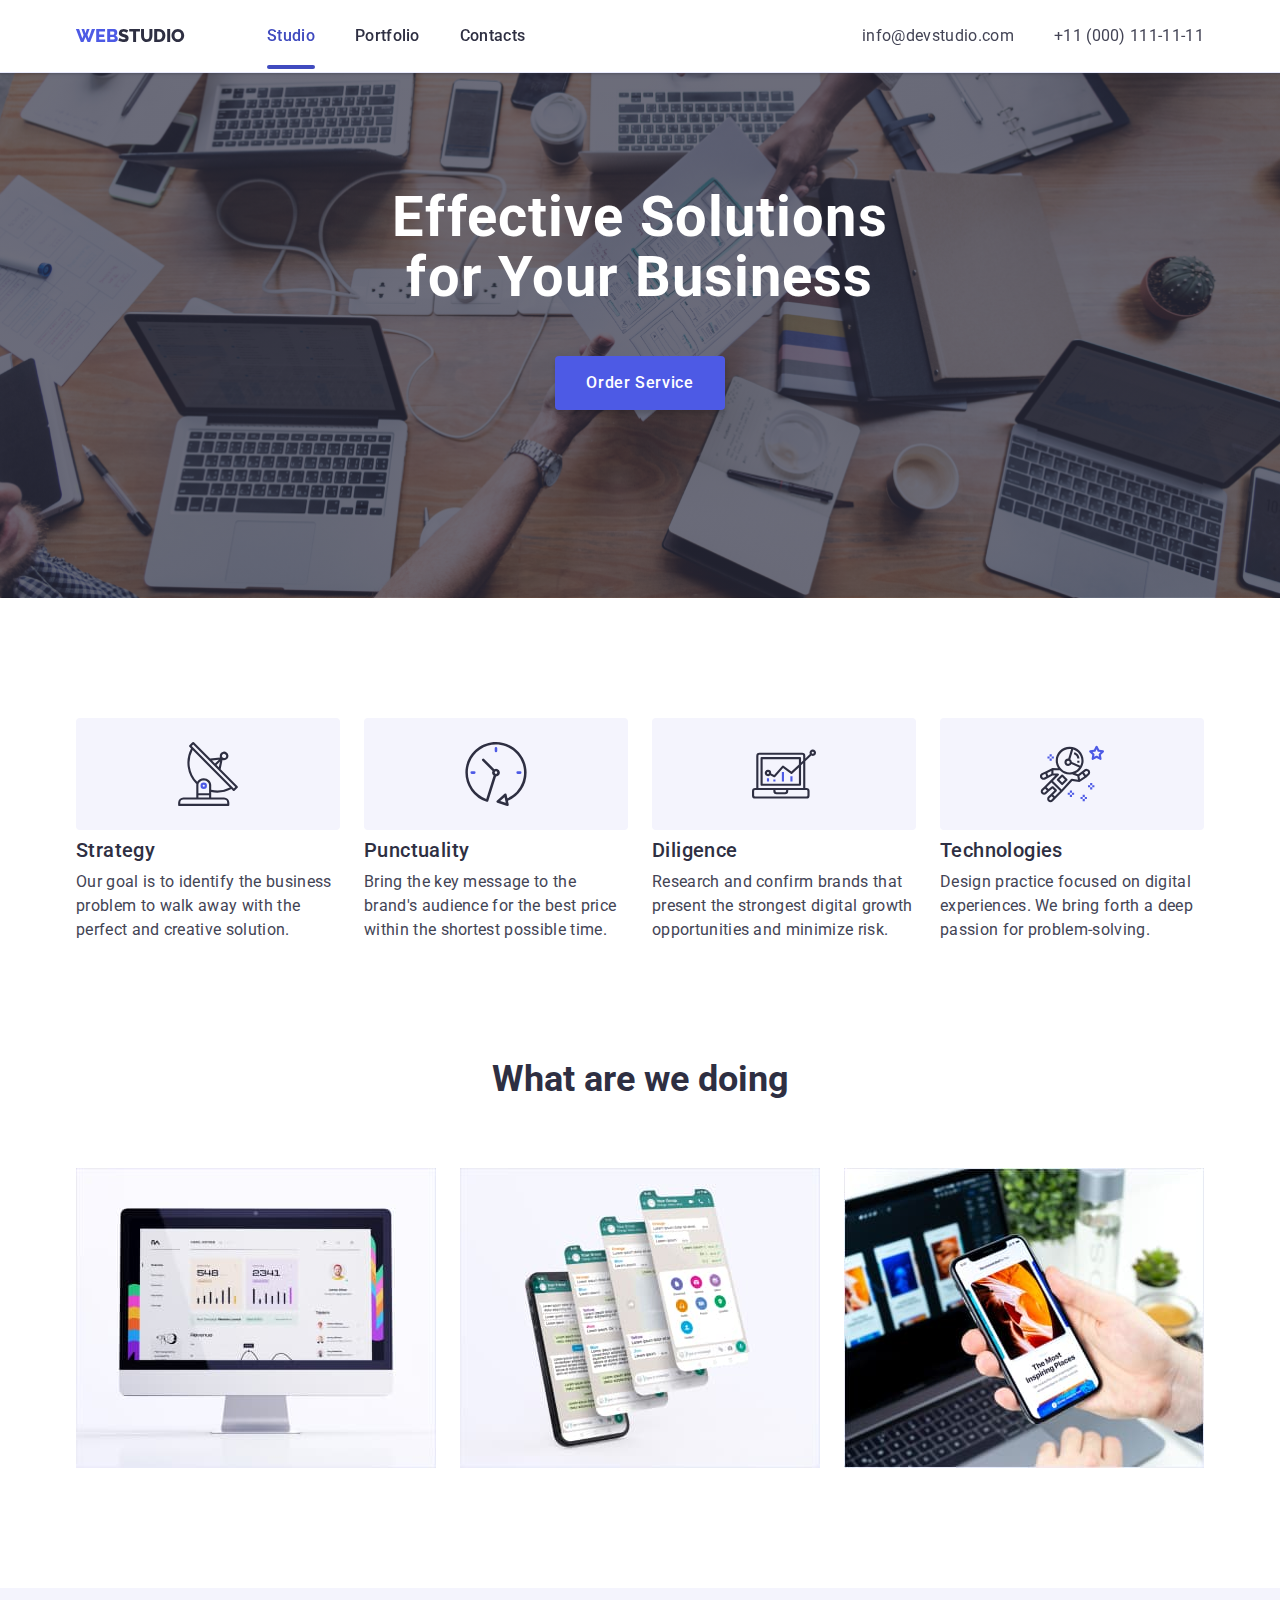
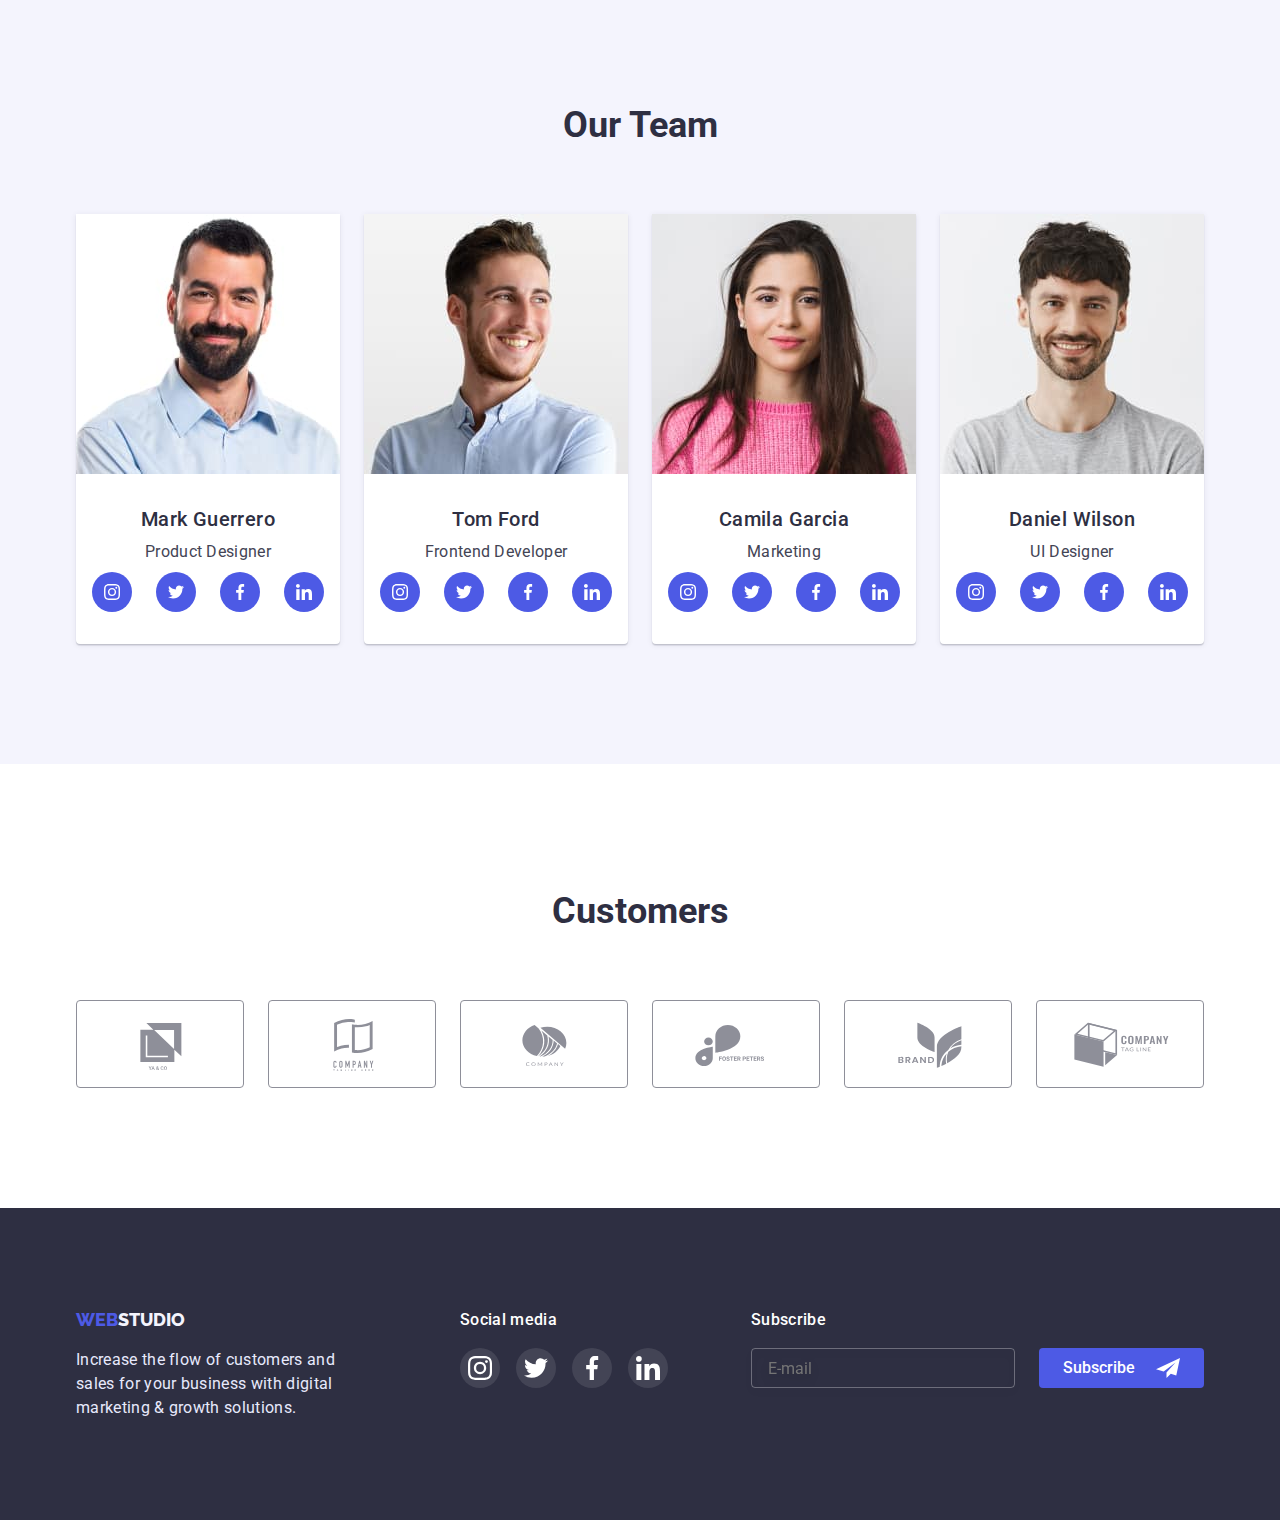
<file: index.html>
<!DOCTYPE html>
<html lang="en">
<head>
    <meta charset="UTF-8">
    <meta http-equiv="X-UA-Compatible" content="IE=edge">
    <meta name="viewport" content="width=device-width, initial-scale=1.0">
    <title>WEB STUDIO</title>
    <link rel="preconnect" href="https://fonts.googleapis.com">
    <link rel="preconnect" href="https://fonts.gstatic.com" crossorigin>
    <link href="https://fonts.googleapis.com/css2?family=Raleway:wght@800&family=Roboto:wght@400;500;700;900&display=swap" 
    rel="stylesheet">
    <!--modern-normalize -->
    <link rel="stylesheet" href="https://cdn.jsdelivr.net/npm/modern-normalize@1.1.0/modern-normalize.min.css">
    <link rel="stylesheet" href="./css/style.css">
</head>
<body class="body">
    <!--HEADER -->
    <header class="header">
        <div class="container header-conteiner">
          <!--Logo-->
            <a class="logotype link" href="./index.html">WEB<span class="logo-header">STUDIO</span> </a>
             <nav class="navigation">
              <!--Menu Nuv-->
                 <ul class="menu list">
                     <li class="menu-item link">
                         <a class="menu-link current" href="./index.html">Studio</a>
                     </li>
                     <li class="menu-item link">
                         <a class="menu-link " href="./portfolio.html">Portfolio</a> 
                      </li>
                      <li class="menu-item link">
                         <a class="menu-link" href="">Contacts</a>
                      </li>
                 </ul>
            </nav>
                  <!--Contacts-->
             <ul class=" list contacts">
                 <li class="contacts-item">
                     <a class="mail link" href="mailto:info@devstudio.com">info@devstudio.com </a>
                 </li>
                 <li class="contacts-item">
                     <a class="tel link" href="tel:+11(000)111-11-11">+11 (000) 111-11-11 </a>
                 </li>
             </ul>
        </div>
    </header>
    <main class="maine">
            <!--Hero section-->
            <section class="hero section">
                <div class="container div-hero">
                     <h1 class="motto">Effective Solutions for Your Business</h1>
                     <button class="button-hero" type="button" data-modal-open>Order Service</button>
                </div>
            </section>
          <!--Page 1-->
        <section class="information section">
            <div class="container">
              <!--Information-->
              <h2 class="title visually-hidden">Feature</h2>
              <ul class="list list-future">
                  <li class="future">
                    <div class="div-ft-ic">
                       <svg class="future-icons" width="64" height="64">
                         <use href="./images/icons.svg#icon-antenna"></use>
                       </svg>
                    </div>
                     <h3 class="quality title3">Strategy</h3>
                     <p class="text-future text">Our goal is to identify the business
                            problem to walk away with the perfect and creative solution. 
                     </p>
                  </li>
                  <li class="future ">
                    <div class="div-ft-ic">
                      <svg class="future-icons" width="64" height="64">
                        <use href="./images/icons.svg#icon-clock"></use>
                      </svg>
                   </div>
                     <h3 class="quality title3">Punctuality</h3>
                     <p class="text-future text">Bring the key message to the <br> brand's audience for the best 
                           price within the shortest possible time.
                     </p>
                  </li>
                 <li class="future">
                  <div class="div-ft-ic">
                    <svg class="future-icons" width="64" height="64">
                      <use href="./images/icons.svg#icon-diagram"></use>
                    </svg>
                 </div>
                     <h3 class="quality title3">Diligence</h3>
                     <p class="text-future text">Research and confirm brands that present the strongest
                           digital growth opportunities and minimize risk.
                     </p>
                 </li>
                 <li class="future">
                  <div class="div-ft-ic">
                    <svg class="future-icons" width="64" height="64">
                      <use href="./images/icons.svg#icon-astronaut"></use>
                    </svg>
                 </div>
                     <h3 class="quality title3">Technologies</h3>
                     <p class="text-future text">Design practice focused on digital experiences. We bring 
                          forth a deep passion for problem-solving.
                     </p>
                 </li>
              </ul>
            </div>
        </section>
        <section class="doing section">
            <div class="container">
             <!--What are we doing-->
              <h2 class="title title-do"> What are we doing</h2>
              <ul class="list-do list">
                 <li class="picture-list">
                      <img class="foto-title" src="./images/header/2.jpg" alt="graph on the computer"
                          width="360"
                          height="300">
                 </li>
                 <li class="picture-list">  
                     <img class="foto-title " src="./images/header/rectangle71.jpg" alt="phone"
                          width="360"
                          height="300">
                 </li>
                 <li class="picture-list">
                     <img class="foto-title" src="./images/header/rectangle72.jpg" alt="reflection"
                          width="360"
                          height="300">
                 </li>
               </ul>
            </div>
        </section>
         <!--Our Team-->
        <section class="our-team section" >
            <div class="container">
             <h2 class="our title">Our Team</h2>
                 <ul class="team list">
                     <li class="team-list">
                          <img class="avatar" src="./images/our_team/img.jpg" 
                          alt="Mark Guerrero"
                          width="264"
                          height="260">
                          <div class="text-card">
                                <h3 class="name title3">Mark Guerrero</h3>
                                <p class="position text">Product Designer</p>
                                 <ul class="social-list list">
                                     <li class="social">
                                         <a class="social-link link" 
                                           href=""
                                           aria-label="Instagram"
                                           target="_blank"
                                           rel="noopener noreferrer">
                                           <svg class="social-icons" width="16" height="16">
                                             <use href="./images/icons.svg#icon-instagram"></use>
                                           </svg>
                                         </a>
                                      </li>
                                      <li class="social">
                                        <a class="social-link link" 
                                          href=""
                                          aria-label="Twitter"
                                          target="_blank"
                                          rel="noopener noreferrer">
                                          <svg class="social-icons" width="16" height="16">
                                            <use href="./images/icons.svg#icon-twitter"></use>
                                          </svg>
                                        </a>
                                     </li>
                                     <li class="social">
                                        <a class="social-link link" 
                                          href=""
                                          aria-label="Facebook"
                                          target="_blank"
                                          rel="noopener noreferrer">
                                          <svg class="social-icons" width="16" height="16">
                                            <use href="./images/icons.svg#icon-facebook"></use>
                                          </svg>
                                        </a>
                                     </li>
                                     <li class="social">
                                        <a class="social-link link" 
                                          href=""
                                          aria-label="Linkedin"
                                          target="_blank"
                                        rel="noopener noreferrer">
                                          <svg class="social-icons" width="16" height="16">
                                            <use href="./images/icons.svg#icon-linkedin"></use>
                                          </svg>
                                        </a>
                                     </li>
                                 </ul>
                            </div>
                      </li>
                      <li class="team-list">
                             <img class="avatar" src="./images/our_team/img1.jpg" 
                             alt="Tom Ford"
                             width="264"
                             height="260">
                              <div class="text-card">
                                    <h3 class="name title3">Tom Ford</h3>
                                    <p class="position text">Frontend Developer</p>
                                    <ul class="social-list list">
                                        <li class="social">
                                            <a class="social-link link" 
                                              href=""
                                              aria-label="Instagram"
                                              target="_blank"
                                              rel="noopener noreferrer">
                                              <svg class="social-icons" width="16" height="16">
                                                <use href="./images/icons.svg#icon-instagram"></use>
                                              </svg>
                                            </a>
                                         </li>
                                         <li class="social">
                                           <a class="social-link link" 
                                             href=""
                                             aria-label="Twitter"
                                             target="_blank"
                                             rel="noopener noreferrer">
                                             <svg class="social-icons" width="16" height="16">
                                               <use href="./images/icons.svg#icon-twitter"></use>
                                             </svg>
                                           </a>
                                        </li>
                                        <li class="social">
                                           <a class="social-link link" 
                                             href=""
                                             aria-label="Facebook"
                                             target="_blank"
                                             rel="noopener noreferrer">
                                             <svg class="social-icons" width="16" height="16">
                                               <use href="./images/icons.svg#icon-facebook"></use>
                                             </svg>
                                           </a>
                                        </li>
                                        <li class="social">
                                           <a class="social-link link" 
                                             href=""
                                             aria-label="Linkedin"
                                             target="_blank"
                                             rel="noopener noreferrer">
                                             <svg class="social-icons" width="16" height="16">
                                               <use href="./images/icons.svg#icon-linkedin"></use>
                                             </svg>
                                           </a>
                                        </li>
                                    </ul>
                                </div>
                        </li>
                        <li class="team-list">
                             <img class="avatar" src="./images/our_team/img2.jpg" 
                             alt="Camila Garcia"
                             width="264"
                             height="260">
                            <div class="text-card">
                                <h3 class="name title3">Camila Garcia</h3>
                                <p class="position text">Marketing</p>
                                <ul class="social-list list">
                                    <li class="social">
                                        <a class="social-link link" 
                                          href=""
                                          aria-label="Instagram"
                                          target="_blank"
                                          rel="noopener noreferrer">
                                          <svg class="social-icons" width="16" height="16">
                                            <use href="./images/icons.svg#icon-instagram"></use>
                                          </svg>
                                        </a>
                                     </li>
                                     <li class="social">
                                       <a class="social-link link" 
                                          href=""
                                          aria-label="Twitter"
                                          target="_blank"
                                          rel="noopener noreferrer">
                                         <svg class="social-icons" width="16" height="16">
                                           <use href="./images/icons.svg#icon-twitter"></use>
                                         </svg>
                                       </a>
                                    </li>
                                    <li class="social">
                                       <a class="social-link link" 
                                          href=""
                                         aria-label="Facebook"
                                         target="_blank"
                                         rel="noopener noreferrer">
                                         <svg class="social-icons" width="16" height="16">
                                           <use href="./images/icons.svg#icon-facebook"></use>
                                         </svg>
                                       </a>
                                    </li>
                                    <li class="social">
                                       <a class="social-link link" 
                                         href=""
                                         aria-label="Linkedin"
                                         target="_blank"
                                         rel="noopener noreferrer">
                                         <svg class="social-icons" width="16" height="16">
                                           <use href="./images/icons.svg#icon-linkedin"></use>
                                         </svg>
                                       </a>
                                    </li>
                                </ul>
                            </div>
                        </li>
                        <li class="team-list">
                             <img class="avatar" src="./images/our_team/k.jpg" 
                             alt="Daniel Wilson"
                             width="264"
                            height="260">
                            <div class="text-card">
                                <h3 class="name title3">Daniel Wilson</h3>
                                <p class="position text">UI Designer</p>
                                <ul class="social-list list">
                                    <li class="social">
                                        <a class="social-link link" 
                                         href=""
                                         aria-label="Instagram"
                                         target="_blank"
                                         rel="noopener noreferrer">
                                          <svg class="social-icons" width="16" height="16">
                                            <use href="./images/icons.svg#icon-instagram"></use>
                                          </svg>
                                        </a>
                                     </li>
                                     <li class="social">
                                       <a class="social-link link" 
                                         href=""
                                         aria-label="Twitter"
                                         target="_blank"
                                         rel="noopener noreferrer">
                                         <svg class="social-icons" width="16" height="16">
                                           <use href="./images/icons.svg#icon-twitter"></use>
                                         </svg>
                                       </a>
                                    </li>
                                    <li class="social">
                                       <a class="social-link link" 
                                         href=""
                                         aria-label="Facebook"
                                         target="_blank"
                                         rel="noopener noreferrer">
                                         <svg class="social-icons" width="16" height="16">
                                           <use href="./images/icons.svg#icon-facebook"></use>
                                         </svg>
                                       </a>
                                    </li>
                                    <li class="social">
                                       <a class="social-link link" 
                                         href=""
                                         aria-label="Linkedin"
                                         target="_blank"
                                         rel="noopener noreferrer">
                                         <svg class="social-icons" width="16" height="16">
                                           <use href="./images/icons.svg#icon-linkedin"></use>
                                         </svg>
                                       </a>
                                    </li>
                                </ul>
                             </div>
                        </li>
                 </ul>
            </div>
         </section>
          <!--CUSTOMERS-->
          <section class="section cust-sec">
              <div class="container cust-cont">
                 <h2 class="title t-cust">Customers</h2>
                 <ul class="custumer-list list">
                  <li class="custumers">
                    <a class="cust-link link" 
                      href=""
                      aria-label="Logo"
                      target="_blank"
                      rel="noopener noreferrer">
                        <svg class="cust-icons" width="104" height="56">
                           <use href="./images/icons.svg#icon-Logo"></use>
                         </svg>
                     </a>
                  </li>
                  <li class="custumers">
                    <a class="cust-link link" 
                      href=""
                      aria-label="Logo-1"
                      target="_blank"
                      rel="noopener noreferrer">
                        <svg class="cust-icons" width="104" height="56">
                           <use href="./images/icons.svg#icon-Logo-1"></use>
                         </svg>
                     </a>
                  </li>
                  <li class="custumers">
                    <a class="cust-link link" 
                      href=""
                      aria-label="Logo-2"
                      target="_blank"
                      rel="noopener noreferrer">
                        <svg class="cust-icons" width="104" height="56">
                           <use href="./images/icons.svg#icon-Logo-2"></use>
                         </svg>
                     </a>
                  </li>
                  <li class="custumers">
                    <a class="cust-link link" 
                      href=""
                      aria-label="Logo-3"
                      target="_blank"
                      rel="noopener noreferrer">
                        <svg class="cust-icons" width="104" height="56">
                           <use href="./images/icons.svg#icon-Logo-3"></use>
                         </svg>
                     </a>
                  </li>
                  <li class="custumers">
                    <a class="cust-link link" 
                      href=""
                      aria-label="Logo-4"
                      target="_blank"
                      rel="noopener noreferrer">
                        <svg class="cust-icons" width="104" height="56">
                           <use href="./images/icons.svg#icon-Logo-4"></use>
                         </svg>
                     </a>
                  </li>
                  <li class="custumers">
                    <a class="cust-link link" 
                      href=""
                      aria-label="Logo-5"
                      target="_blank"
                      rel="noopener noreferrer">
                        <svg class="cust-icons" width="104" height="56">
                           <use href="./images/icons.svg#icon-Logo-5"></use>
                         </svg>
                     </a>
                  </li>
                 </ul>
              </div>
          </section>
    </main>
    <footer class="footer">
      <div class="container div-footer">
        <div class="div-logo">
            <a class="logotype link link-footer" href="./index.html">WEB<span class="logo-footer">STUDIO</span> </a>
            <p class="details text">Increase the flow of customers and sales for your business with digital marketing & growth solutions.
            </p>
        </div>
        <div class="div-soc">
          <p class="text text-soc">Social media</p>
          <ul class="list footer-list">
             <li>
              <a class="footer-link link" 
                      href=""
                      aria-label="Instagram"
                      target="_blank"
                      rel="noopener noreferrer">
                        <svg class="footer-icons" width="24" height="24">
                           <use href="./images/icons.svg#icon-instagram"></use>
                         </svg>
                     </a>
             </li>
             <li>
              <a class="footer-link link" 
                      href=""
                      aria-label="Twitter"
                      target="_blank"
                      rel="noopener noreferrer">
                        <svg class="footer-icons" width="24" height="24">
                           <use href="./images/icons.svg#icon-twitter"></use>
                         </svg>
                     </a>
             </li>
             <li>
              <a class="footer-link link" 
                      href=""
                      aria-label="Facebook"
                      target="_blank"
                      rel="noopener noreferrer">
                        <svg class="footer-icons" width="24" height="24">
                           <use href="./images/icons.svg#icon-facebook"></use>
                         </svg>
                     </a>
             </li>
             <li>
              <a class="footer-link link" 
                      href=""
                      aria-label="Linkedin"
                      target="_blank"
                      rel="noopener noreferrer">
                        <svg class="footer-icons" width="24" height="24">
                           <use href="./images/icons.svg#icon-linkedin"></use>
                         </svg>
                     </a>
             </li>
          </ul>
          </div>
          <div>
            <p class="text text-soc">Subscribe</p>
            <form class="footer-subcribe">
                <label class="subcribe-label">
                  <input class="subcribe-input" type="email" name="user_email" id="icon-mail" placeholder="E-mail">
                </label>
                  <button class="button-subcribe" type="submit" >Subscribe
                    <svg class="svg-icon" width="24" height="24">
                      <use href="./images/icons.svg#icon-message"></use>
                    </svg>
                  </button>
            </form>
          </div>
       </div>
    </footer>
    <div class="backdrop is-hidden" data-modal>
      <div class="modal">
        <button class="modal-btb" type="button" data-modal-close>
          <svg class="backdrop-icons" width="8" height="8">
            <use href="./images/icons.svg#icon-cl2">
            </use>
          </svg>
        </button>
        <p class="text-backdrop" >Leave your contacts and we will call you back</p>
         <form class="order-form" name="order-form" novalidate autocomplete="on">
          <label class="order-form-label name"> Name </label>
          <div class="order-form-group">
           <input type="text" class="contact-form-input" name="user-name" id="user-name">
             <svg class="order-icon" width="24" height="24">
               <use href="./images/icons.svg#icon-name"></use>
             </svg>
          </div>
          <label class="order-form-label"> Phone </label>
          <div class="order-form-group">
           <input type="tel" class="contact-form-input" name="user-phone" id="user-phone">
             <svg class="order-icon" width="24" height="24">
               <use href="./images/icons.svg#icon-phone"></use>
            </svg>
          </div>
          <label class="order-form-label"> E-mail </label>
          <div class="order-form-group">
           <input type="email" class="contact-form-input" name="user_email" id="user_email"> 
            <svg class="order-icon" width="24" height="24">
               <use href="./images/icons.svg#icon-mail"></use>
            </svg>
          </div>
          <label class="order-form-label"> Coment </label>
          <textarea class="form-coment" name="Coment-text" id="Coment-text" rows="5"
            placeholder="Text input"></textarea>
        <label class="order-agreement">
          <input class="checkbox" type="checkbox">
          <span class="text-checkbox">
            I accept the terms and conditions of
          </span>
          <a class="order-link" href="">the Privacy Policy</a>
        </label>
        <button class="button-submit" type="submit">Send</button>
        </form>
      </div>
    </div>


    <script src="./js/modal.js"></script>
</body>
</html>
</file>
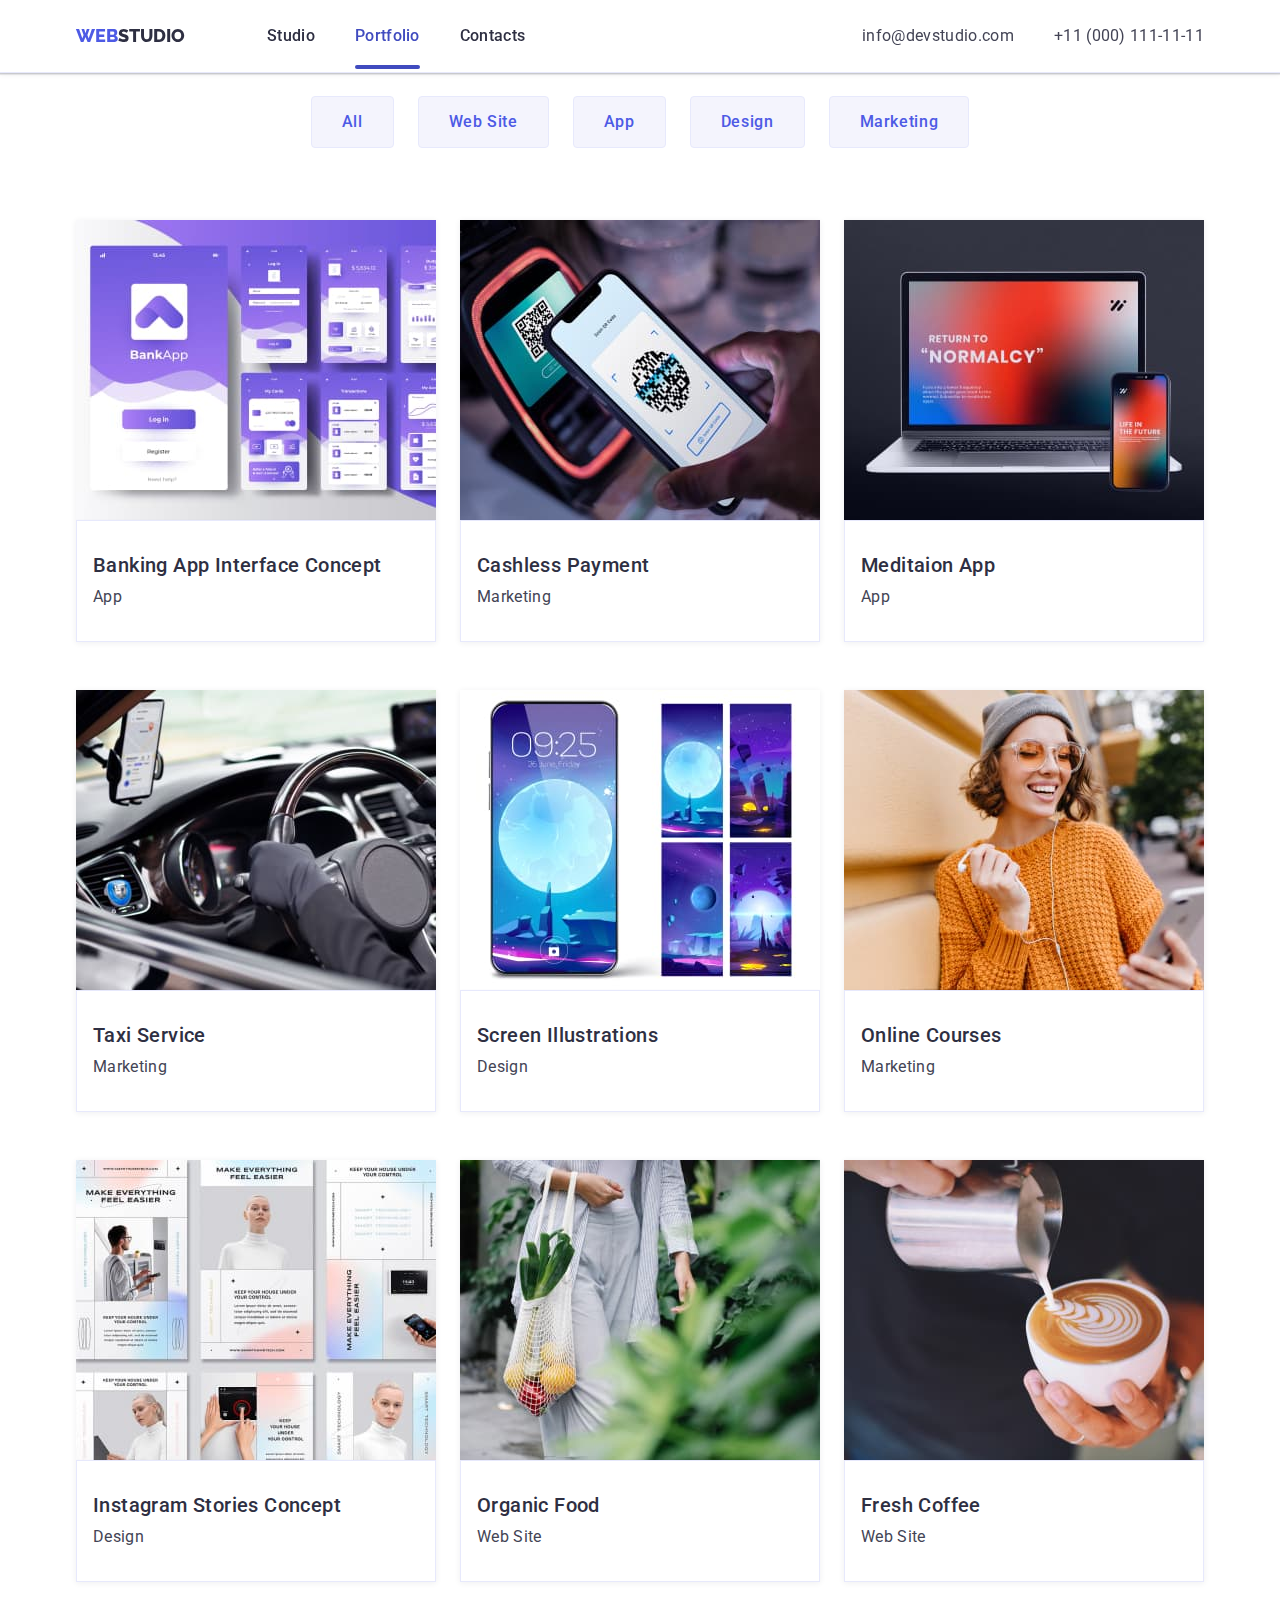
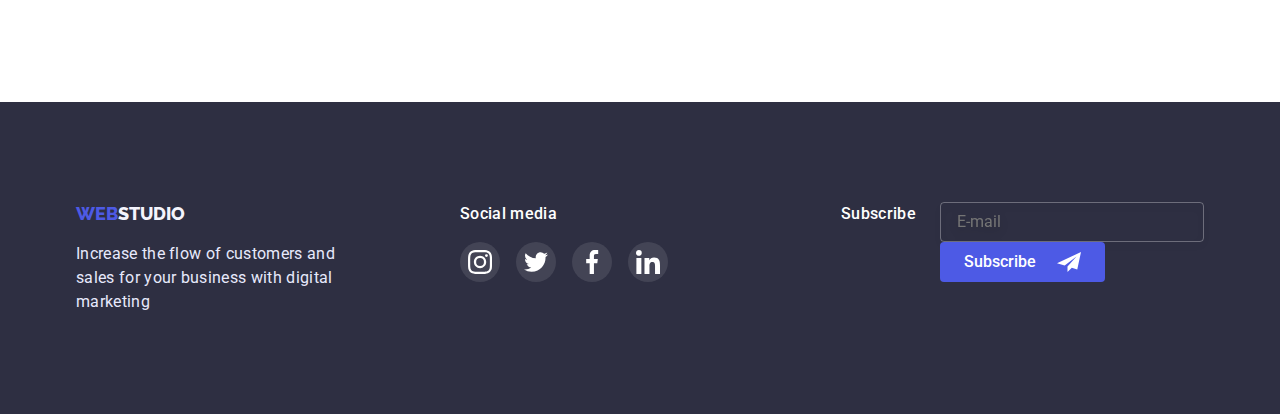
<file: portfolio.html>
<!DOCTYPE html>
<html lang="en">
<head>
    <meta charset="UTF-8">
    <meta http-equiv="X-UA-Compatible" content="IE=edge">
    <meta name="viewport" content="width=device-width, initial-scale=1.0">
    <title>Portfolio</title>
    <link rel="preconnect" href="https://fonts.googleapis.com">
    <link rel="preconnect" href="https://fonts.gstatic.com" crossorigin>
    <link href="https://fonts.googleapis.com/css2?family=Raleway:wght@800&family=Roboto:wght@400;500;700;900&display=swap" 
    rel="stylesheet">
     <!--modern-normalize -->
    <link rel="stylesheet" href="https://cdn.jsdelivr.net/npm/modern-normalize@1.1.0/modern-normalize.min.css">
    <link rel="stylesheet" href="./css/style.css">
</head>
<body class="body">
    <!--HEADER -->
    <header class="header">
        <div class="container header-conteiner">
           <!--Logo-->
           <a class="logotype link" href="./index.html">WEB<span class="logo-header">STUDIO</span> </a>
           <nav class="navigation">
               <!--Menu Nuv-->
               <ul class="menu list">
                   <li class="menu-item link">
                      <a class="menu-link" href="./index.html">Studio</a>
                   </li>
                   <li class="menu-item link">
                      <a class="menu-link current" href="./portfolio.html">Portfolio</a> 
                   </li>
                   <li class="menu-item link">
                       <a class="menu-link" href="">Contacts</a>
                   </li>
               </ul>
           </nav>
                 <!--Contacts-->
              <ul class="contacts list">
                 <li class="contacts-item">
                     <a class="mail link" href="mailto:info@devstudio.com">info@devstudio.com </a>
                 </li>
                 <li class="contacts-item">
                     <a class="tel link" href="tel:+11(000)111-11-11">+11 (000) 111-11-11 </a>
                 </li>
             </ul>
        </div>
    </header>
    <!--Main portfolio-->
    <main class="main-portfolio">
        <section class="maine-navigation section">
            <div class="container">
                <h2 class="title visually-hidden">navigation</h2>
                <ul class="list-portfolio list">
                    <li class="btn ">
                         <button class="button" type="button"><span class="text-btn">All</span></button>
                    </li>
                    <li class="btn ">
                         <button class="button" type="button"><span class="text-btn">Web Site</span></button>
                    </li>
                    <li class="btn ">
                         <button class="button" type="button"><span class="text-btn">App</span></button>
                    </li>
                    <li class="btn ">
                         <button class="button" type="button"><span class="text-btn">Design</span></button>
                    </li>
                    <li class="btn ">
                         <button class="button" type="button"><span class="text-btn">Marketing</span></button>
                    </li>
                </ul>
                      <!--Gallery-->
                <ul class="section-gallery">
                   <li class="gallery-list list">
                       <a href="" class="portfolio-img link">
                           <div class="div-overlay">
                                <img  src="./images/Gallery/project.jpg" 
                                alt="Banking App Interface Concept"
                                width="360">
                                <p class="overlay text">14 Stylish and User-Friendly App Design Concepts 
                                    · Task Manager App · Calorie Tracker App 
                                    · Exotic Fruit Ecommerce App 
                                    · Cloud Storage App
                               </p>
                           </div> 
                            <div class="portfolio-text">
                               <h3 class="subtitle title3">Banking App Interface Concept</h3>
                               <p class="text-gallery text">App</p>
                           </div>
                       </a>
                   </li>
                   <li class="gallery-list list">
                       <a href="" class="portfolio-img link">
                           <div class="div-overlay">
                             <img src="./images/Gallery/img.jpg" 
                              alt="Scun Qr"
                              width="360">
                               <p class="overlay text">14 Stylish and User-Friendly App Design Concepts 
                                · Task Manager App · Calorie Tracker App 
                                · Exotic Fruit Ecommerce App 
                                · Cloud Storage App
                               </p>
                           </div>
                           <div class="portfolio-text">
                             <h3 class="subtitle title3">Cashless Payment</h3>
                             <p class="text-gallery text">Marketing</p>
                           </div>
                       </a>
                  </li>
                   <li class="gallery-list list">
                       <a href="" class="portfolio-img link">
                           <div class="div-overlay">
                             <img  src="./images/Gallery/img1.jpg" 
                             alt="Picture"
                             width="360">
                               <p class="overlay text">14 Stylish and User-Friendly App Design Concepts 
                                    · Task Manager App · Calorie Tracker App 
                                    · Exotic Fruit Ecommerce App 
                                    · Cloud Storage App
                               </p>
                          </div>
                          <div class="portfolio-text">
                             <h3 class="subtitle title3">Meditaion App</h3>
                             <p class="text-gallery text">App</p>
                          </div>
                       </a>
                   </li>
                   <li class="gallery-list list">
                       <a href="" class="portfolio-img link">
                           <div class="div-overlay">
                               <img src="./images/Gallery/img2.jpg" 
                               alt="car with mobile"
                               width="360">
                               <p class="overlay text">14 Stylish and User-Friendly App Design Concepts 
                                · Task Manager App · Calorie Tracker App 
                                · Exotic Fruit Ecommerce App 
                                · Cloud Storage App
                               </p>
                           </div>
                           <div class="portfolio-text">
                               <h3 class="subtitle title3">Taxi Service</h3>
                               <p class="text-gallery text">Marketing</p>
                           </div>
                       </a>
                   </li>
                   <li class="gallery-list list">
                       <a href="" class="portfolio-img link">
                           <div class="div-overlay">
                               <img src="./images/Gallery/project2.jpg" 
                               alt="Screen Ilustrations"
                               width="360">
                               <p class="overlay text">14 Stylish and User-Friendly App Design Concepts 
                                · Task Manager App · Calorie Tracker App 
                                · Exotic Fruit Ecommerce App 
                                · Cloud Storage App
                               </p>
                           </div>
                           <div class="portfolio-text">
                               <h3 class="subtitle title3">Screen Illustrations</h3>
                               <p class="text-gallery text">Design</p>
                           </div>
                       </a>
                   </li>
                   <li class="gallery-list list">
                       <a href="" class="portfolio-img link">
                           <div class="div-overlay">
                               <img src="./images/Gallery/img3.jpg" 
                               alt="Girl with mobile"
                               width="360">
                               <p class="overlay text">14 Stylish and User-Friendly App Design Concepts 
                                · Task Manager App · Calorie Tracker App 
                                · Exotic Fruit Ecommerce App 
                                · Cloud Storage App
                               </p>
                            </div>
                           <div class="portfolio-text">
                              <h3 class="subtitle title3">Online Courses</h3>
                              <p class="text-gallery text">Marketing</p>
                           </div>
                       </a>
                   </li>
                   <li class="gallery-list list">
                       <a href="" class="portfolio-img link">
                           <div class="div-overlay">
                                <img src="./images/Gallery/img5.jpg" 
                                alt="Interface"
                                width="360">
                                <p class="overlay text">14 Stylish and User-Friendly App Design Concepts 
                                    · Task Manager App · Calorie Tracker App 
                                    · Exotic Fruit Ecommerce App 
                                    · Cloud Storage App
                                   </p>
                           </div>
                           <div class="portfolio-text">
                               <h3 class="subtitle title3">Instagram Stories Concept</h3>
                               <p class="text-gallery text">Design</p>
                           </div>
                      </a>
                   </li>
                   <li class="gallery-list list">
                       <a href="" class="portfolio-img link">
                           <div class="div-overlay">
                               <img src="./images/Gallery/project3.jpg" 
                               alt="Organic Food web site"
                               width="360">
                               <p class="overlay text">14 Stylish and User-Friendly App Design Concepts 
                                · Task Manager App · Calorie Tracker App 
                                · Exotic Fruit Ecommerce App 
                                · Cloud Storage App
                               </p>
                           </div>
                            <div class="portfolio-text">
                               <h3 class="subtitle title3">Organic Food</h3>
                               <p class="text-gallery text">Web Site</p>
                           </div>
                       </a>
                   </li>
                   <li class="gallery-list list">
                       <a href="" class="portfolio-img link">
                           <div class="div-overlay">
                              <img src="./images/Gallery/img6.jpg" 
                              alt="coffe"
                              width="360">
                              <p class="overlay text">14 Stylish and User-Friendly App Design Concepts 
                                · Task Manager App · Calorie Tracker App 
                                · Exotic Fruit Ecommerce App 
                                · Cloud Storage App
                               </p>
                           </div>
                           <div class="portfolio-text">
                               <h3 class="subtitle title3">Fresh Coffee</h3>
                               <p class="text-gallery text">Web Site</p>
                           </div>
                       </a>
                   </li>
              </ul>
            </div>
         </section>
    </main>
    <footer class="footer">
        <div class="container div-footer">
            <div class="div-logo">
               <a class="logotype link link-footer" href="./index.html">WEB<span class="logo-footer">STUDIO</span> </a>
               <p class="details text">Increase the flow of customers and sales for your business with digital marketing 
               </p>
            </div>
            <div class="div-soc">
                <p class="text text-soc">Social media</p>
                <ul class="list footer-list">
                   <li>
                    <a class="footer-link link" 
                            href=""
                            aria-label="Instagram"
                            target="_blank"
                            rel="noopener noreferrer">
                              <svg class="footer-icons" width="24" height="24">
                                 <use href="./images/icons.svg#icon-instagram"></use>
                               </svg>
                           </a>
                   </li>
                   <li>
                    <a class="footer-link link" 
                            href=""
                            aria-label="Twitter"
                            target="_blank"
                            rel="noopener noreferrer">
                              <svg class="footer-icons" width="24" height="24">
                                 <use href="./images/icons.svg#icon-twitter"></use>
                               </svg>
                           </a>
                   </li>
                   <li>
                    <a class="footer-link link" 
                            href=""
                            aria-label="Facebook"
                            target="_blank"
                            rel="noopener noreferrer">
                              <svg class="footer-icons" width="24" height="24">
                                 <use href="./images/icons.svg#icon-facebook"></use>
                               </svg>
                           </a>
                   </li>
                   <li>
                    <a class="footer-link link" 
                            href=""
                            aria-label="Linkedin"
                            target="_blank"
                            rel="noopener noreferrer">
                              <svg class="footer-icons" width="24" height="24">
                                 <use href="./images/icons.svg#icon-linkedin"></use>
                               </svg>
                           </a>
                   </li>
                </ul>
            </div>
            <div>
                <form class="footer-subcribe">
                <p class="text text-soc">Subscribe</p>
                <div class="div-subcribe">
                    <label class="subcribe-label">
                      <input class="subcribe-input" type="text" name="user_email" id="icon-mail" placeholder="E-mail">
                    </label>
                    <div class="buttun-subcribe-form">
                      <button class="button-subcribe" type="submit" >Subscribe
                        <svg class="svg-icon" width="24" height="24">
                          <use href="./images/icons.svg#icon-message"></use>
                        </svg>
                      </button>
                    </div>
                </div>
                </form>
              </div>
        </div>
    </footer>
</body>
</html>
</file>
<file: css/style.css>
:root {
/* Font */
--maine-fonts: 'Roboto', sans-serif;
--secondary-fonts: 'Raleway', sans-serif;
/* Text color */
--ctas-focusedActive-statesLink:#4D5AE5;
--ctas: #404BBF;
--dark:#2E2F42;
--success:#31D0AA;
--success-75:rgba(49, 208, 170, 0.75);
--success-50:rgb(49, 208, 170, 0.50);
--success-10:rgb(49, 208, 170, 0.10);
--white:#FFFFFF;
--text:#434455;
--subtle-Text:#8E8F99;
--accent:#E7E9FC;
--light:#F4F4FD;
--modal-overlay:#2E2F42;
/* Background colors */
--hero-background:#2E2F42;
--background-blue:#404BBF;
--background-light:#F4F4FD;
--background-white:#FFFFFF;
--background-dark:#2E2F42;
/*others*/
--radius: 4px;
--anim-fast: 250ms cubic-bezier(0.4, 0, 0.2, 1)
}

/*   ANIMATION   */
@keyframes boom{
    0%{ scale: 0;
        transform: translateX(0px);

    }
   50%{
    scale: 0,3;
}
    100%{
        scale: 1;
        transform: translateX(0px)
    }
}

.body{
font-family: var(--maine-fonts);
color: var(--text);
}

.container{
    width: 1158px ;
    padding-left: 15px;
    padding-right: 15px;;
    margin-left: auto;
    margin-right: auto;
}
/* reset start */
h1,
h2,
h3,
h4,
h5,
h6,
p{
    margin: 0;
}
ul{
    margin: 0;
    padding: 0;
    
}

img{
    max-width: 100%;
    height: auto;
    display: block;
}

/* reset end */
.visually-hidden{
    position: absolute;
    width: 1px;
    height: 1px;
    margin: -1px;
    border: 0;
    padding: 0;
    white-space: nowrap;
    clip-path: inset(100%);
    clip: rect(0 0 0 0);
    overflow: hidden;
  }

  .section{
    padding-top: 120px;
    padding-bottom: 120px;
  }

.list{
    list-style: none;
}
.link{
    text-decoration: none;
}

.title{
    font-family: 'Roboto', sans-serif;
    font-weight: bold;
    Font-size: 36px;
    Line-height: 95%;
    text-align: Center;
    color: var(--modal-overlay);
    
}

.title3{
    font-family: 'Roboto', sans-serif;
    font-style: normal;
    font-weight: 500;
    font-size: 20px;
    line-height: 1.2;
    letter-spacing: 0.02em;
    color:var(--modal-overlay);
}

.text{
    font-family: 'Roboto', sans-serif;
    font-style: normal;
    font-weight: 400;
    font-size: 16px;
    line-height: 1.5;
    letter-spacing: 0.02em;
    color:var(--text);
}

/* Header */
.header{ 
    background-color: var(--white);
  border-bottom: 1px solid var(--accent);
  box-shadow: 0px 2px 1px 
  rgba(46, 47, 66, 0.08),
   0px 1px 1px
  rgba(46, 47, 66, 0.16),
    0px 1px 6px 
   rgba(46, 47, 66, 0.08);
   position: fixed;
   top: 0;
   width: 100%;
   z-index: 100;

}
.header-conteiner{
    display: flex;
    align-items: center;
    
}

.logotype{
    display: block;
    padding: 24px 0px;
    color: var(--ctas-focusedActive-statesLink);
    font-family: 'Raleway', sans-serif;
    font-weight: 800;
    font-size: 18px;
    line-height: 1.33;
    Width:115px;
    margin-right: 76px;
 }

 .logo-header{
    color:var(--dark);
 }

.logo-footer{
    color:var(--light);
}

.navigation{
   margin-right: auto;
 }

.menu{
    width: 261px;
    display: flex;
    gap: 40px;

 }

 .menu-item{
 
 }

 .menu-link{
    padding: 24px 0px;
    font-family: 'Roboto', sans-serif;
    font-weight: 500;
    font-size: 16px;
    line-height: 1.5;    
    letter-spacing: 0.02em;
    color:var(--modal-overlay);
    text-decoration: none;
    position: relative;

    transition: color var(--anim-fast);
 }
 .menu-link.current{
    color: var(--ctas);
    
 }
 .menu-link.current::after{
    content: '';
    position: absolute;
    bottom: 0;

    display: block;
    width: 100%;
    height: 4px;
    
    border-radius: 2px;
    background-color: var(--background-blue);

    transition: color var(--anim-fast);
 }
 .menu-link:hover,
 .menu-link:focus{
    color:var(--ctas);
 }
 /* contacts */

.contacts{ 
    display: flex;
   gap: 0px 40px;
}

.contacts-item{

}

.mail{
    font-family: 'Roboto', sans-serif;
    font-weight: 400;
    width: 152px;
    font-size: 16px;
    line-height: 1.5;
    letter-spacing: 0.02em;
    color:var(--text);

    transition: color var(--anim-fast);
 }

.mail:hover,
.mail:focus{
    color:var(--ctas-focusedActive-statesLink);
}
.mail,
.tel{
    padding: 24px 0px;
}

.tel{
    font-family: 'Roboto', sans-serif;
    font-weight: 400;
    font-size: 16px;
    width: 151px;
    line-height: 1.5;
    letter-spacing: 0.02em;
    color:currentColor;

    transition: color var(--anim-fast);
}

.tel:hover,
.tel:focus{
    color:var(--ctas-focusedActive-statesLink);
}

 /* maine */
.maine{

 }

 /* hero section */

 .hero{
    max-width: 1440px;
    margin-left: auto;
    margin-right: auto;
    background-color: var(--hero-background);
    background-image: linear-gradient(
        rgba(46, 47, 66, 0.7), 
        rgba(46, 47, 66, 0.7)), 
        url(../images/hero/people-office.jpg);
    background-repeat: no-repeat;
    background-position: center;
    background-size: cover;
    padding-top: 188px;
    padding-bottom: 188px;
 }
.motto{
    font-family: 'Roboto', sans-serif;
    font-size: 56px;
    line-height: 1.07;
    text-align: center;
    margin-right: auto;
    margin-left: auto;
    width: 496px;
    letter-spacing: 0.02em;
    color:var(--white);
    margin-bottom: 48px;
   /* animation: boom 1000ms 500ms alternate both;*/
 }

.button-hero{
    padding: 15px 31px;
    border-radius:var(--radius);
    box-shadow: 0px 4px 4px rgba(0, 0, 0, 0.15);
    font-family: inherit;
    font-weight: 500;
    font-size: 16px;
    line-height: 1.5;
    display: block;
    margin-right: auto;
    margin-left: auto;
    letter-spacing: 0.04em;
    color:var(--white);
    background-color:var(--ctas-focusedActive-statesLink);
    cursor: pointer;
    border: none;

    transition: background-color var(--anim-fast);
 }
 .button-hero:hover,
 .button-hero:focus{
    background-color:var(--background-blue);
 }


 /* page 1*/
 
.information{
padding-bottom: 0px;
 }
/*  card-set  */

.list-future{
display: flex;
flex-wrap: wrap;
align-items: center;
gap: 24px;
}

.future{
  flex-basis: calc((100% - (24px * 3)) / 4);
 }

.div-ft-ic{
    display: flex;
    width: 264px;
    height: 112px;
    align-items: center;
    justify-content: center;
    background-color: var(--background-light);
    border-radius: 4px;
    margin-bottom: 8px;

}
/*
.div-ft-ic:hover .future-icons{
    transform: scale(2);
}
.future-img{
}
 .future-icons{
 transition: var(--anim-fast);
}*/

.quality{
    margin-bottom: 8px;

 }

.text-future{
    
 }

 /* What are we doing */
.doing{

}


.title-do{
    margin-bottom: 72px;
   
 }

 .list-do{
display: flex;
flex-wrap: wrap;
align-items: center;
gap: 24px;
 }

.picture-list{
flex-basis: calc((100% - (24px * 2)) / 3);
 }
/*
.picture-list:hover .foto-title{
    transform: scale(1.5);
}

.foto-title{
transition: transform 1500ms;
}*/


/* Our Team */
.our-team{
    background-color:var(--background-light);
     
}

.our{
  margin-bottom: 72px;
 }

.team{
display: flex;
flex-wrap: wrap;
gap: 24px;
}

 .team-list{
    flex-basis: calc((100% - (24px * 3)) / 4 );
    background-color:var(--background-white);
    box-shadow: 0px 1px 6px 
  rgba(46, 47, 66, 0.08), 
    0px 1px 1px 
  rgba(46, 47, 66, 0.16),
    0px 2px 1px
  rgba(46, 47, 66, 0.08);
   border-radius: 0px 0px 4px 4px;
 }


.avatar{

 }

 .text-card{
    padding: 32px 16px;
    
 }
.name{
    text-align: center;
    margin-bottom: 8px;
 }

.position{
    text-align: center;
    margin-bottom: 8px;
}

  .social-list{
    display: flex;
    justify-content: center;
    gap: 24px;
  }

  .social{
  
  }
  .social-link{
    display: flex;
    align-items: center;
    justify-content: center;
    width: 40px;
    height: 40px;
    background-color: var(--ctas-focusedActive-statesLink);
    border-radius: 50%; 

    transition: background-color var(--anim-fast);
  }
 .social-icons{
    display: flex;
    fill: var(--white);
 }
/*
.social-link:hover .social-icons,
.social-link:hover .social-icons{
    fill: var(--ctas);}*/

.social-link:hover,
.social-link:focus{
background-color: var(--ctas);
}

/* CUSTOMERS */
.cust-sec{
    padding-top: 130px;
}
.cust-cont{
    
}

.t-cust{
    margin-bottom: 72px;
    
}

.custumer-list{
display: flex;
justify-content: center;
gap: 24px;
}

.custumers{

}

.cust-link{
    display: flex;
    align-items: center;
    justify-content: center;
    width: 168px;
    height: 88px;
    border: 1px solid #8E8F99;
    color: #8E8F99;
    border-radius: 4px;
    
    transition: color var(--anim-fast);
}
.cust-icons{
fill: currentColor;

}

.cust-link:hover,
.cust-link:focus{
color: var(--ctas);
border: 1px solid var(--background-blue);
}






/* footer */

.footer{
    background-color:var(--background-dark);
    padding-top: 100px;
    padding-bottom: 100px; 
}

.div-footer{
    display: flex;
}
.div-logo{
    margin-right: 120px;
}

.link-footer{
padding: 0px;
margin-bottom: 16px;

}
.details{
    color:var(--accent);
    margin-top: 0px;
    width: 264px;
}

.text-soc{
color: var(--white);
font-weight: 500;
margin-bottom: 16px;
}

.div-soc{
   margin-right: auto
}

.footer-list{
display: flex;
gap: 16px;
justify-content: center;

}

.footer-link{
display: flex;
align-items: center;
justify-content: center;
width: 40px;
height: 40px;
background-color: rgba(255, 255, 255, 0.1);
border-radius: 50%; 

transition: background-color var(--anim-fast);
}

.footer-icons{
display: flex;
fill: var(--white);
}

.footer-link:hover,
.footer-link:focus{
    background-color: var(--success);
}

.footer-subcribe{
display: flex;
gap: 24px;
margin-right: auto;
}
   


.subcribe-label{

}

.subcribe-input{
width: 264px;
height: 40px;
padding-left: 16px;
background-color: transparent;
border: 1px solid rgba(255, 255, 255, 0.3);
filter: drop-shadow(0px 4px 4px rgba(0, 0, 0, 0.15));
border-radius: var(--radius);
color: var(--white);
}

.buttun-subcribe-form{
position: relative;
}

.button-subcribe{
    position: relative;
height: 40px;
width: 165px;

font-family: 'Roboto', sans-serif;
font-weight: 500;
font-style: normal;
font-size: 16px;
line-height: 1.5;
color: var(--white);

display: flex;
flex-direction: row;
text-align: center;
align-items: center;
padding: 8px 24px;

background-color: var(--ctas-focusedActive-statesLink);
border-radius: var(--radius);
border: none;

transition: background-color var(--anim-fast);
}

.button-subcribe:focus{
    background-color:var(--background-blue);
 }
.svg-icon{
position: absolute;
left: 117px;
top: 50%;
transform: translateY(-50%);


}


/* Portfolio */

/* Main portfolio */

.main-portfolio{
   
}

.maine-navigation{
    padding-top: 96px;

}

.list-portfolio{
    display: flex;
    justify-content: center;
    gap: 24px;
    margin-bottom: 72px;
}


.btn{

}

.button{
    font-family: 'Roboto', sans-serif;
    font-weight: 500;
    font-style: normal;
    font-size: 16px;
    line-height: 1.5;
    display: flex;
    text-align: center;
    letter-spacing: 0.04em;
    color: var(--ctas-focusedActive-statesLink);
    background-color: #f4f4fd;
    cursor: pointer;
    border: 1px solid var(--accent);
    border-radius: var(--radius);
   
    transition: background-color var(--anim-fast), 
    box-shadow var(--anim-fast),
    border-radus var(--anim-fast), 
    color var(--anim-fast);
}

.button:hover,
.button:focus{
color:var(--white) ;
background-color:var(--background-blue) ;
box-shadow: 0px 3px 1px rgba(0, 0, 0, 0.1), 
0px 2px 1px rgba(0, 0, 0, 0.08),
0px 2px 2px rgba(0, 0, 0, 0.12);
border-radius: 4px;
}

.text-btn{
   margin: 12px 24px;
}

/* Gallery */
.section-gallery {
display: flex;
flex-wrap: wrap;
gap: 48px 24px;
}

.gallery-list{
flex-basis: calc((100% - (24px * 2)) / 3);
box-shadow: 0px 1px 6px rgba(46, 47, 66, 0.08);
border-top: none;
cursor: pointer;


transition: background-color var(--anim-fast),
box-shadow var(--anim-fast),
border-radius var(--anim-fast);
}

.portfolio-text{
    border: 1px solid var(--accent);
    padding: 32px 16px;
    
}

.subtitle{
margin-bottom: 8px;
}

.text-gallery{

}

.gallery-list:hover{
background-color: #FFFFFF;
box-shadow: 0px 1px 6px rgba(46, 47, 66, 0.08), 
0px 1px 1px rgba(46, 47, 66, 0.16), 
0px 2px 1px rgba(46, 47, 66, 0.08);
border-radius: 0px 0px 4px 4px;
}

.portfolio-img{

display: block;
}

.div-overlay{
position: relative;
overflow: hidden;
}

.overlay{
position: absolute;
top: 0;
right: 0;
width: 100%;
height: 100%;
overflow:auto;
transform: translate(0, 100%);
transition: transform var(--anim-fast);

padding: 40px 32px;

color: #F4F4FD;;
background-color: var(--ctas-focusedActive-statesLink);
background-blend-mode: soft-light;
mix-blend-mode: normal;
box-shadow: 0px 4px 4px rgba(0, 0, 0, 0.25);
}

.portfolio-img:hover .overlay,
.portfolio-img:focus .overlay{
    transform: translate(0, 0);
}

/*   MODAL WINDOW   */

.backdrop{
position: fixed;
top: 0;
left: 0;
width: 100%;
height: 100%;

background-color: rgb(0, 0, 0, 0.4);
z-index: 1000;
transition: opacity var(--anim-fast),  visibility var(--anim-fast) ;
}
.backdrop.is-hidden{
    opacity: 0;
    visibility: hidden;
    pointer-events: none;

}
.modal{
    position: absolute;
    top: 50%;
    left: 50%;
    transform: translateX(-50%) translateY(-50%);
    width: 408px;
    padding: 72px 24px 24px 24px;
    background: #FCFCFC;
    box-shadow: 0px 1px 1px rgba(0, 0, 0, 0.14), 
    0px 1px 3px rgba(0, 0, 0, 0.12), 
    0px 2px 1px rgba(0, 0, 0, 0.2);
    border-radius: 4px;
    transition: transform var(--anim-fast) 300ms, opacity var(--anim-fast) 300ms ;
}

.backdrop.is-hidden .modal{
    transform:translateX(-50%) translateY(-80%) ;
    opacity: 0;
    transition-delay: 0;
}
.modal-btb{
display: flex;
align-items: center;
justify-content: center;
padding: 0;

position: absolute;
top: 24px;
right: 24px;
width: 24px;
height: 24px;

background-color: #E7E9FC;
border: 1px solid rgba(0, 0, 0, 0.1);
border-radius: 50%;
cursor: pointer;
transition: background-color var(--anim-fast);
}
.modal-btb:hover,
.modal-btb:focus{
    background-color: var(--ctas-focusedActive-statesLink);
}
.backdrop-icons{
    fill: #000000;
    transition: fill var(--anim-fast);
}

.modal-btb:hover .backdrop-icons,
.modal-btb:focus .backdrop-icons{
    fill: var(--light);
}

.text-backdrop{
    display: block;
    margin-bottom: 16px;

    text-align: center;
    font-family: 'Roboto', sans-serif;
    font-weight: 500;
    font-size: 16px;
    line-height: 1.5;
    letter-spacing: 0.02em;

    color: var(--text);
}

.order-form{
    width: 360px;
    min-height: 336px;
}
.order-form-label{
display: block;
font-family: 'Roboto', sans-serif;;
font-weight: 400;
font-size: 12px;
line-height: 1.16;
letter-spacing: 0.04em;
text-align: left;
color: var(--subtle-Text);
margin-bottom: 4px;
}
.name{
    line-height: 1.3;
}

.order-form-group{ 
    position: relative;
    margin-bottom: 8px;
}

.contact-form-input{
 display: block;
 width: 100%;
height: 40px;
border: 1px solid rgba(33, 33, 33, 0.2);
border-radius: var(--radius); 
outline: none;
transition: var(--anim-fast);
padding: 8px 40px;
}

.contact-form-input:focus {
    border-color: var(--ctas-focusedActive-statesLink);
}

.order-icon{
position: absolute;
top: 50%;
transform:translateY(-50%);
left: 16px;
pointer-events: none;
transition: var(--anim-fast);
}

.contact-form-input:focus + .order-icon{
    fill: var(--ctas-focusedActive-statesLink);
}
.form-coment{
    font-family: 'Roboto', sans-serif;;
    font-style: normal;
    font-weight: 400;
    font-size: 12px;
    line-height: 1.3;
    letter-spacing: 0.04em;
    

    display: block;
    width: 100%;
    min-height: 120px;
    padding: 8px 16px;
    margin-bottom: 16px;
    resize: none;
    
    outline: none;
    border: 1px solid rgba(33, 33, 33, 0.2);
    border-radius: 4px;
    transition: var(--anim-fast);
}
.form-coment:focus{
    border-color: var(--ctas-focusedActive-statesLink);
}
/*
.div-sub-btn{
    display: flex;
    align-items: center;
    justify-content: center;
}*/
.button-submit{
    font-weight: 500;
    font-size: 16px;
    line-height: 1.5;

    display: flex;
    align-items: center;
    justify-content: center;

    width: 169px;
    height: 56px;

    margin-right: auto;
    margin-left: auto;
    letter-spacing: 0.04em;
    color: var(--white);
    cursor: pointer;

    border: none;
    background-color: var(--ctas-focusedActive-statesLink);
    box-shadow: 0px 4px 4px rgba(0, 0, 0, 0.15);
    border-radius: 4px;
    transition: background-color var(--anim-fast);
}
.button-submit:focus{
    background-color:var(--background-blue);
}
    .order-agreement {
        display: flex;
        align-items: center;
        justify-content: center;
        gap: 8px;   
        width: 100%;
        margin-bottom: 24px;
        position: relative;
    }
    .checkbox{
        appearance: none;
        width: 16px;
        height: 16px;
        border: 1.25px solid #2E2F42;
        border-radius: 2px;
        background-image: url("data:image/svg+xml,%3Csvg width='10' height='8' viewBox='0 0 10 8' fill='none' xmlns='http://www.w3.org/2000/svg'%3E%3Cpath d='M8.44558 0.255056C8.61838 0.089653 8.84834 -0.00178848 9.08693 2.65108e-05C9.32551 0.0018415 9.55407 0.0967713 9.72436 0.264784C9.89466 0.432797 9.99337 0.660752 9.99968 0.900549C10.006 1.14034 9.91939 1.37323 9.75816 1.55005L4.86357 7.70436C4.7794 7.79551 4.67782 7.86865 4.5649 7.91942C4.45198 7.97018 4.33003 7.99754 4.20636 7.99984C4.08268 8.00214 3.95981 7.97935 3.8451 7.93282C3.73038 7.88629 3.62618 7.81698 3.53872 7.72903L0.292827 4.46564C0.202435 4.38096 0.129933 4.27884 0.0796475 4.16537C0.0293621 4.05191 0.00232279 3.92942 0.000143182 3.80522C-0.00203643 3.68102 0.0206883 3.55765 0.0669613 3.44248C0.113234 3.3273 0.182108 3.22267 0.269473 3.13483C0.356838 3.047 0.460905 2.97775 0.575465 2.93123C0.690026 2.88471 0.812734 2.86186 0.936267 2.86405C1.0598 2.86624 1.18163 2.89343 1.29449 2.94398C1.40734 2.99454 1.50892 3.06743 1.59315 3.15831L4.16189 5.73967L8.42227 0.28219C8.42994 0.272694 8.43813 0.263635 8.4468 0.255056H8.44558Z' fill='%23F4F4FD'/%3E%3C/svg%3E%0A");
        background-repeat: no-repeat;
        background-position: 50%;
        background-size: 10px 8px ;
        transition: var(--anim-fast);
    }

    .checkbox:checked{
        background-color: var(--ctas-focusedActive-statesLink);
        border-color: var(--ctas-focusedActive-statesLink);
    }


    .text-checkbox {
    font-family: 'Roboto', sans-serif;;
    font-size: 12px;
    font-weight: 400;
    line-height: 1.33;
    letter-spacing: 0.04em;
    text-align: left;
    user-select: none;
    color: #757575;
    
    }

    .order-link {
    color: var(--ctas-focusedActive-statesLink);
    font-family: 'Roboto', sans-serif;;
    font-weight: 400;
    font-size: 12px;
    line-height: 1.33;
    letter-spacing: 0.04em;
    text-align: left;
    text-decoration: underline;
    text-underline-offset: 4px;
    }
</file>
